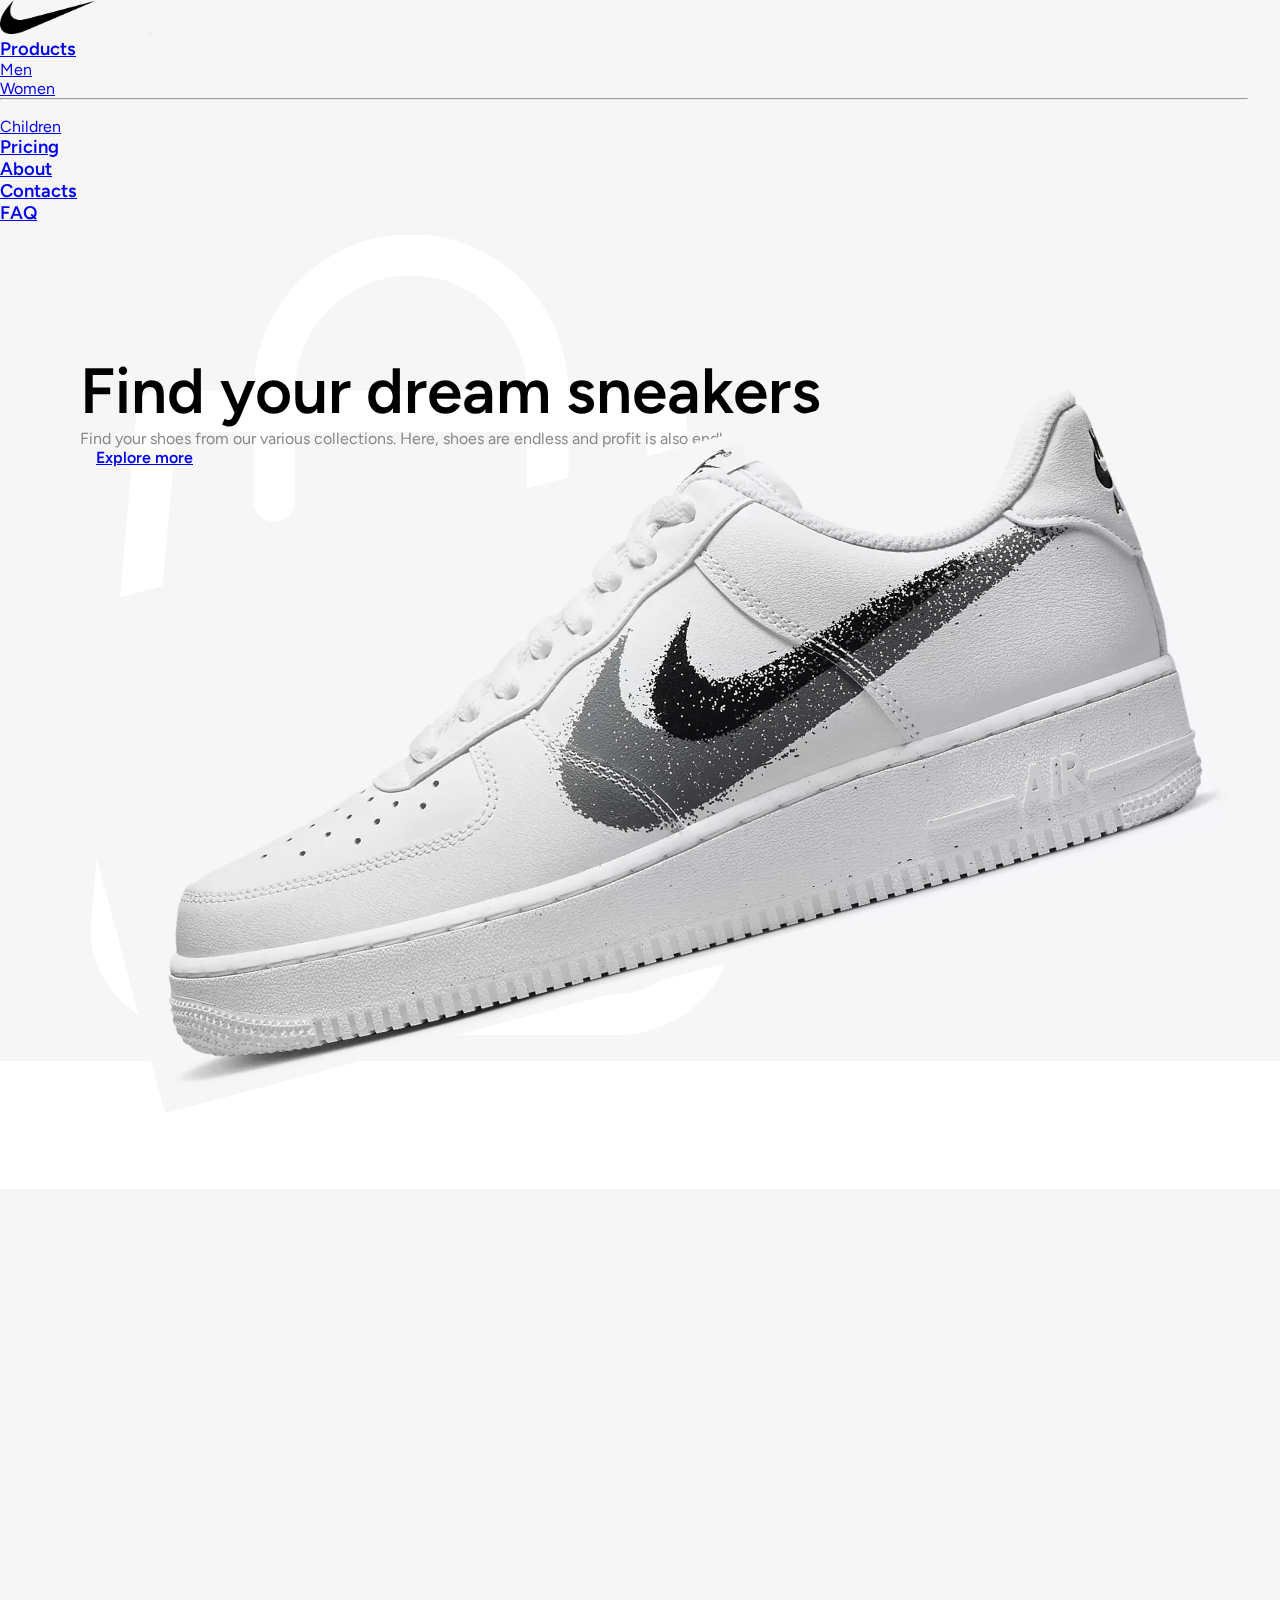
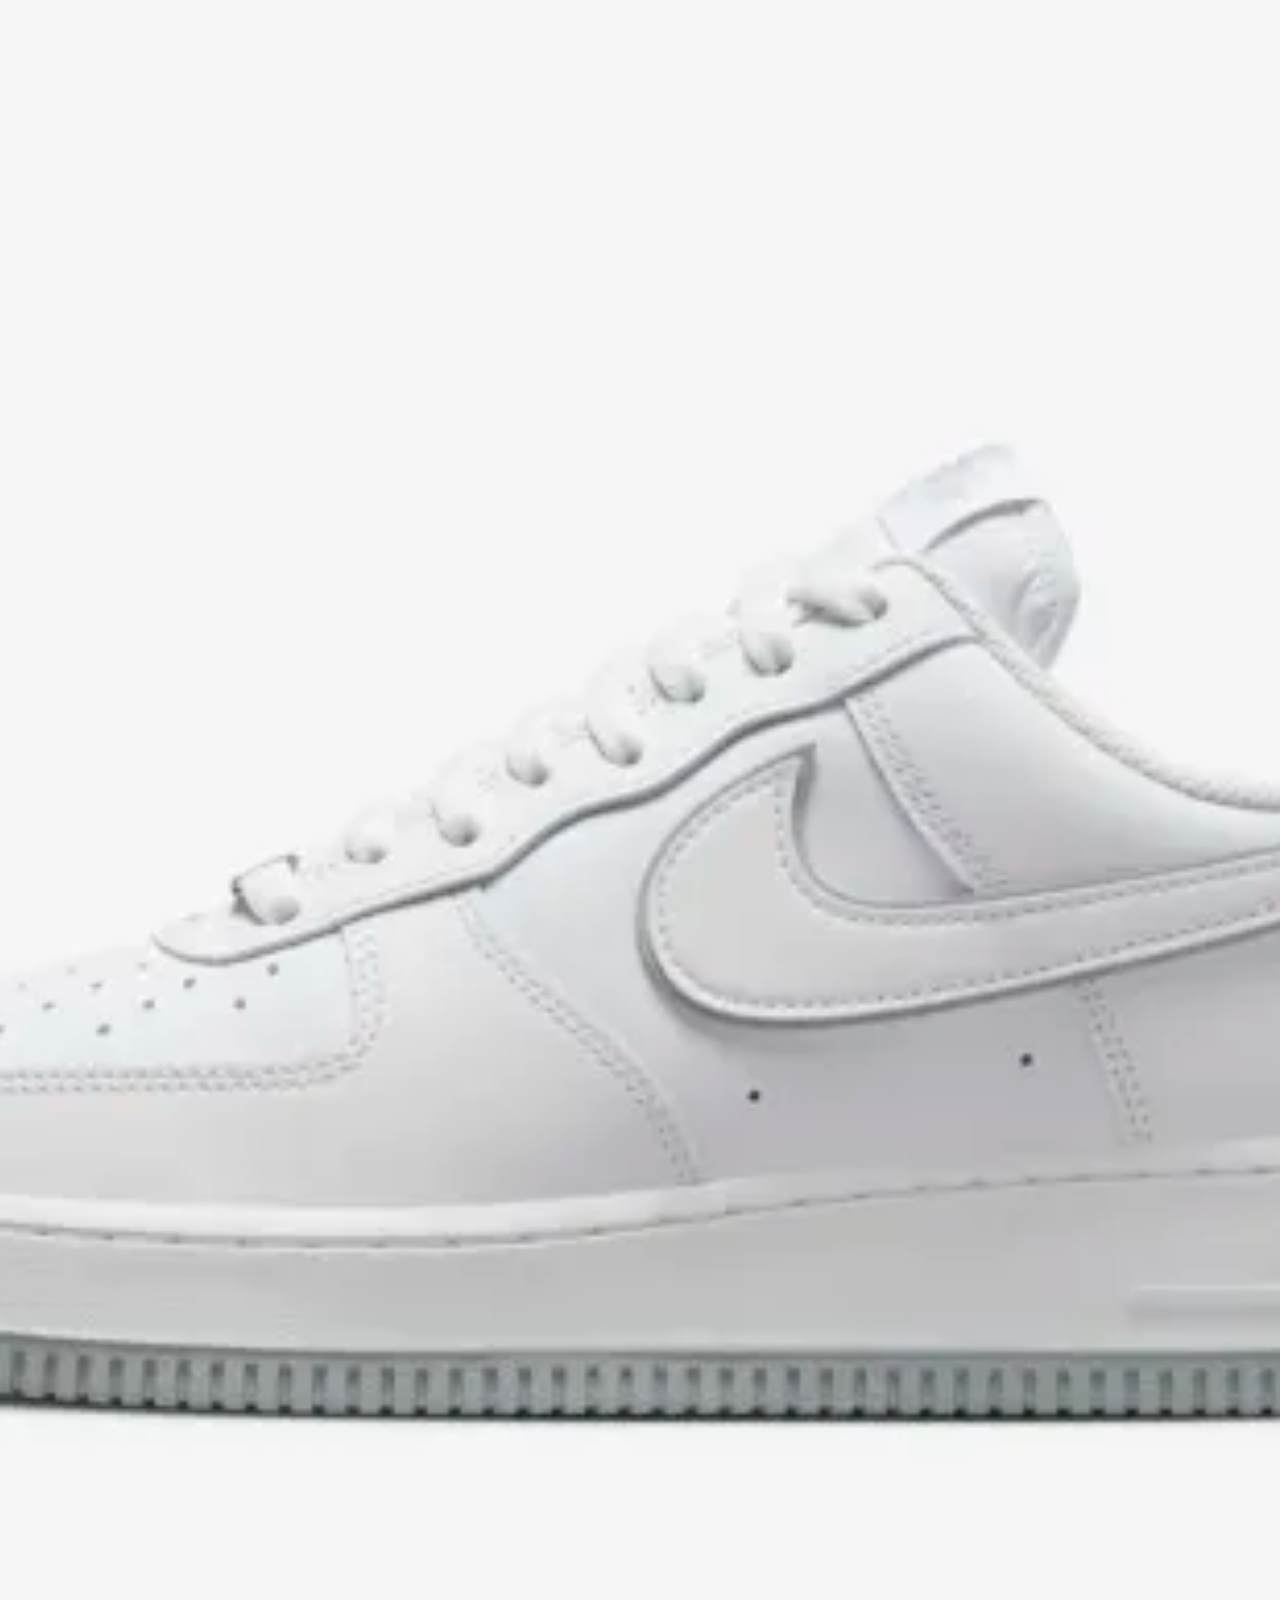
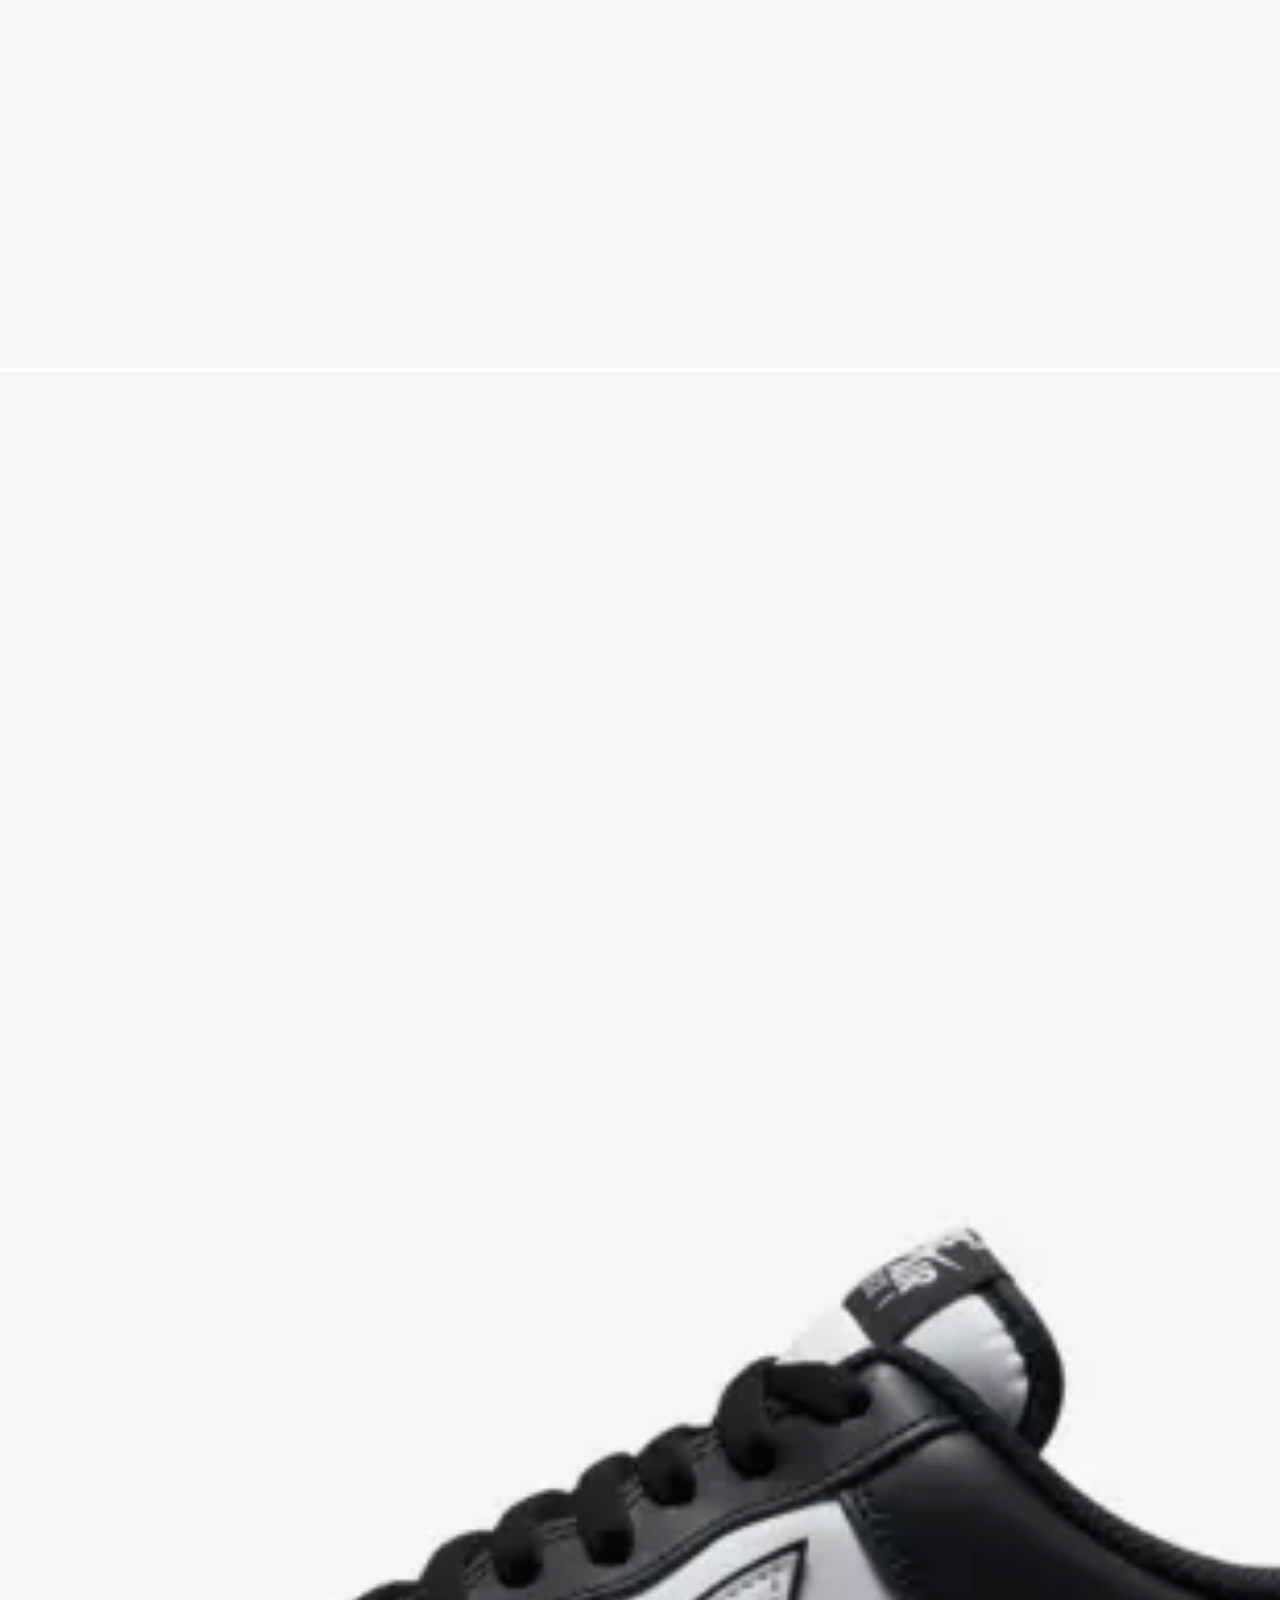
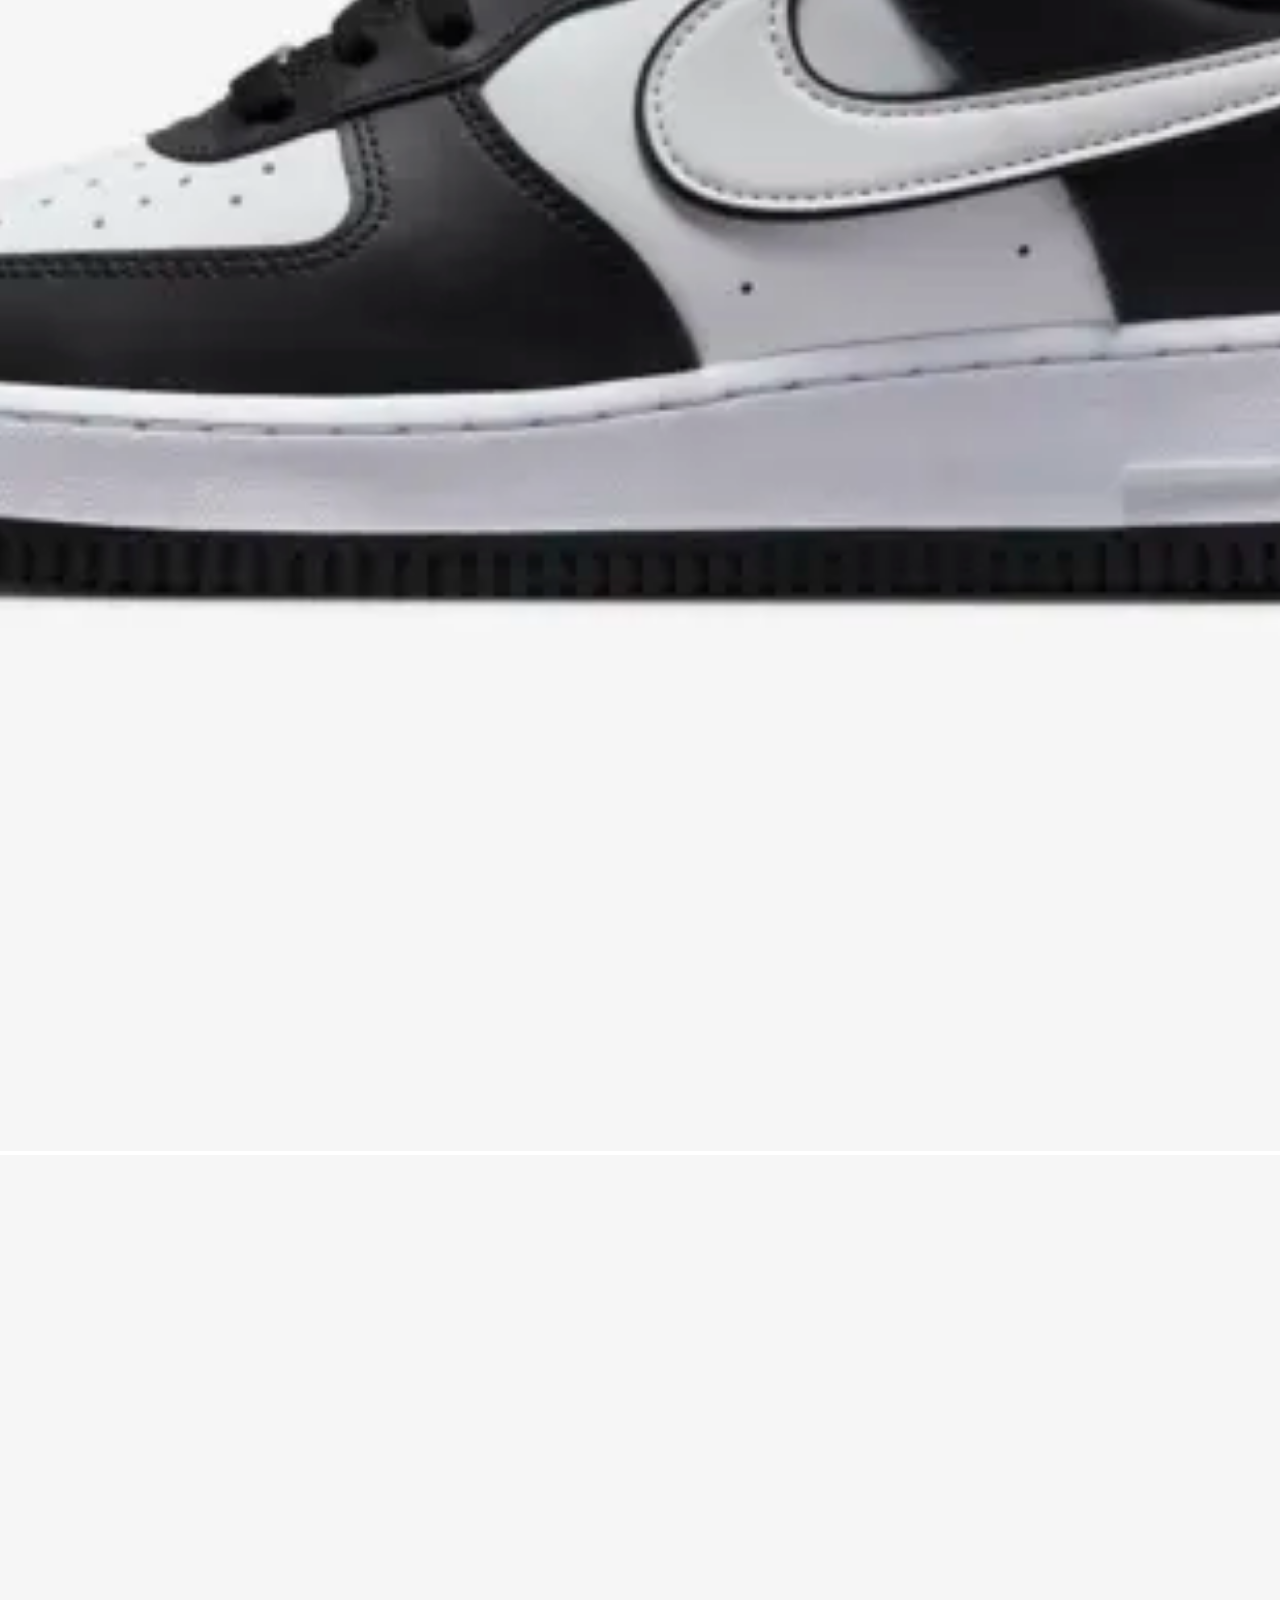
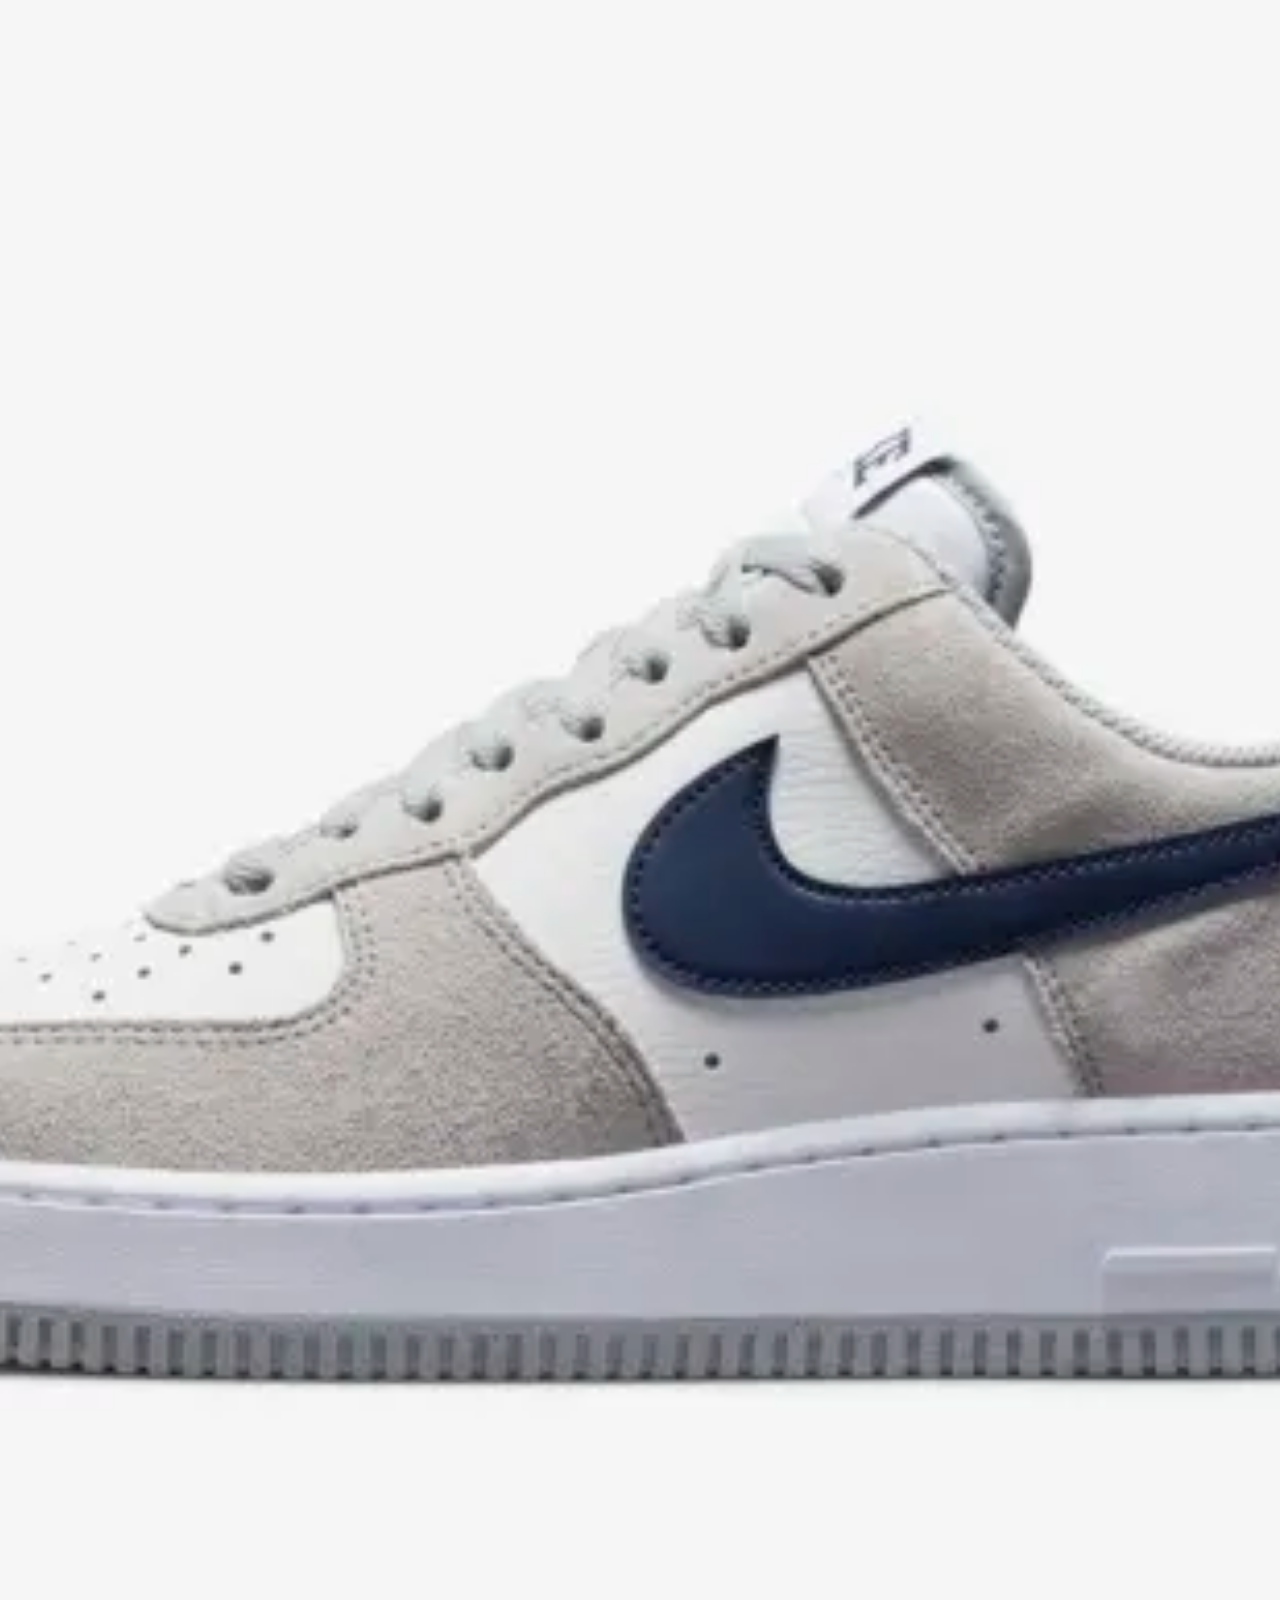
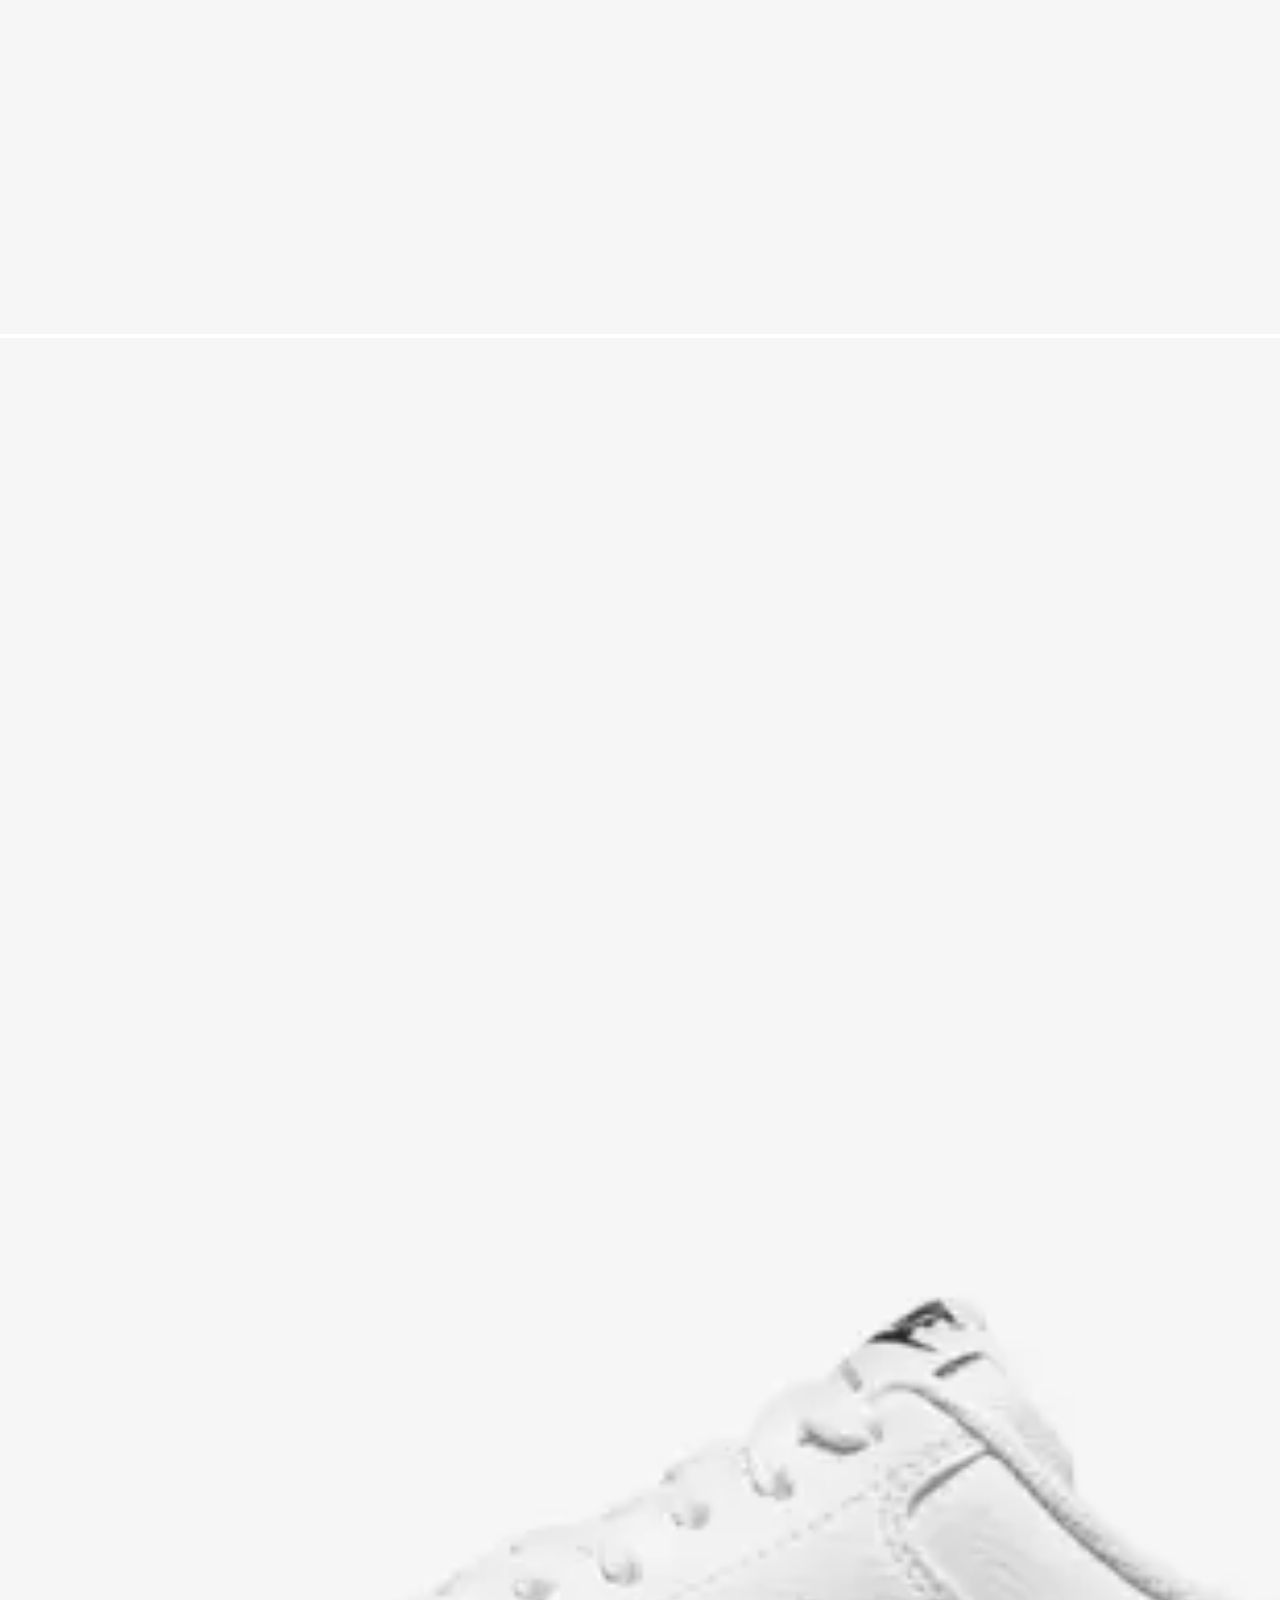
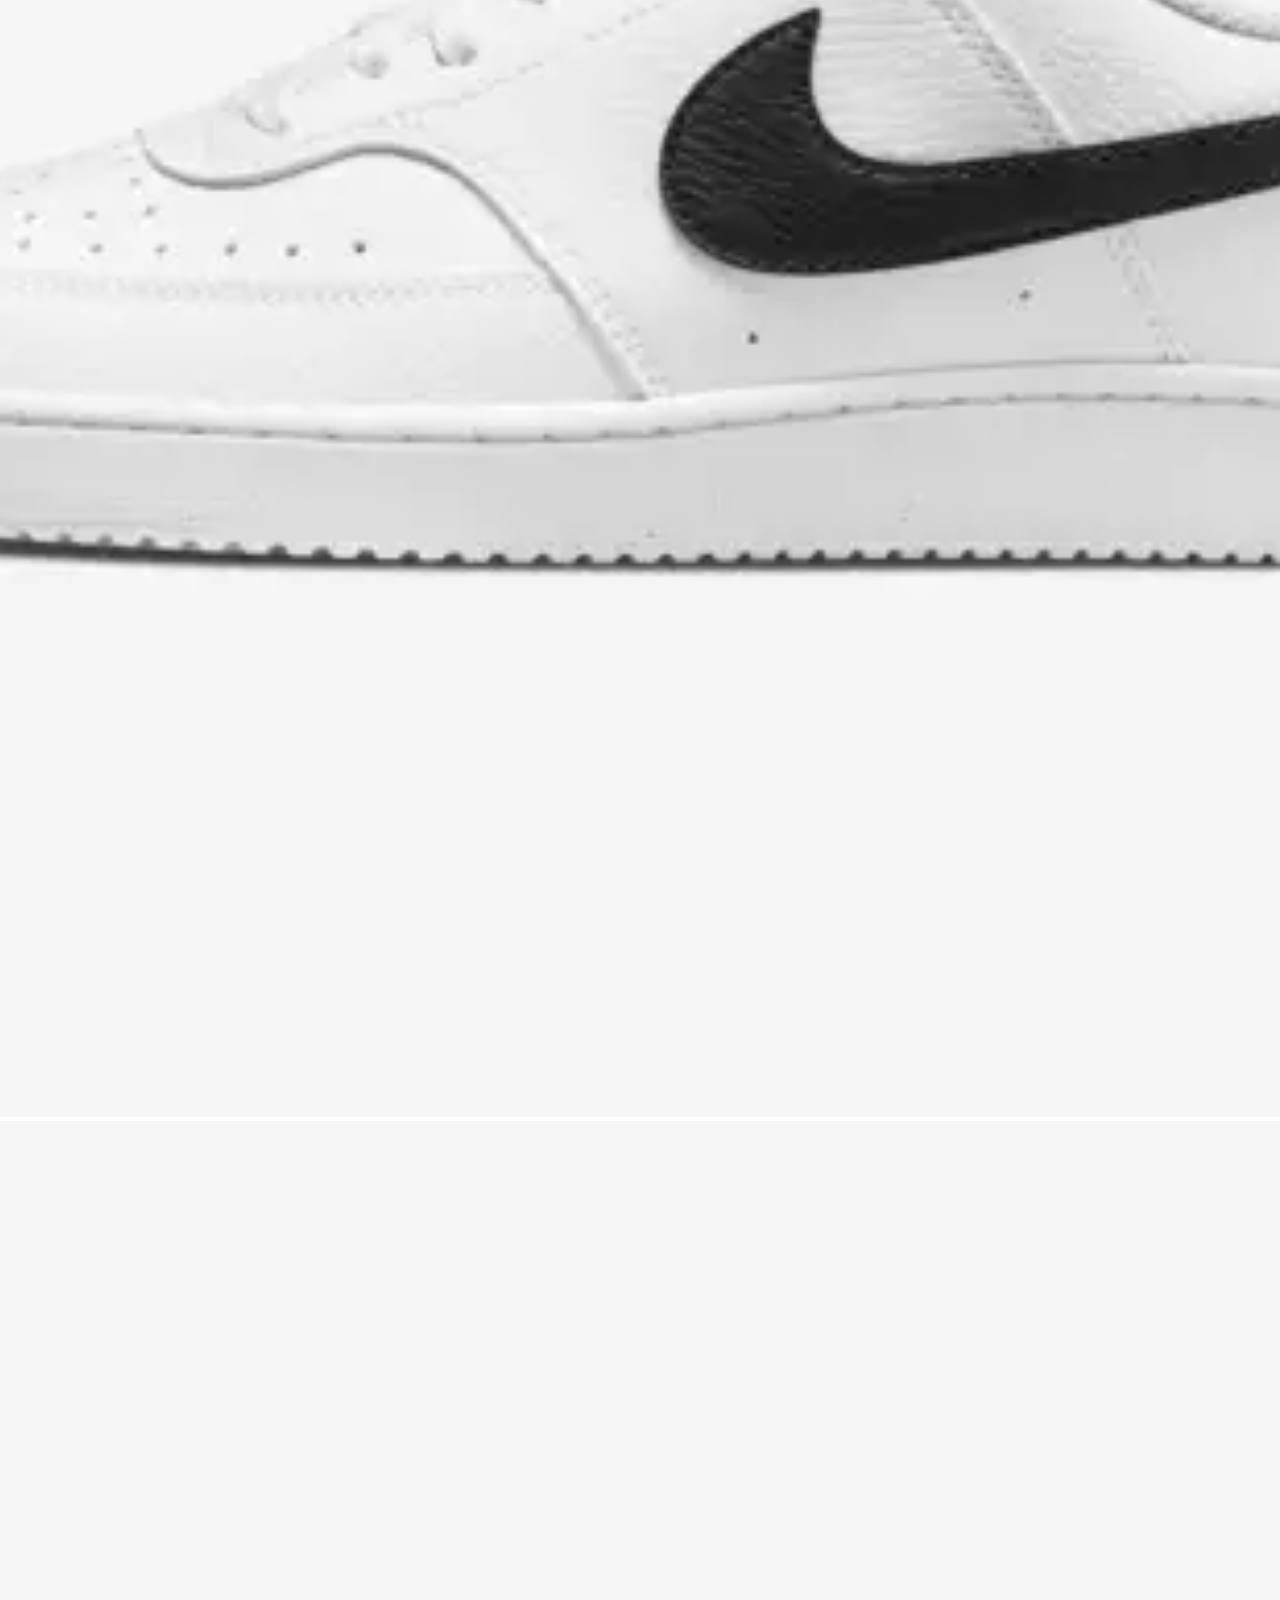
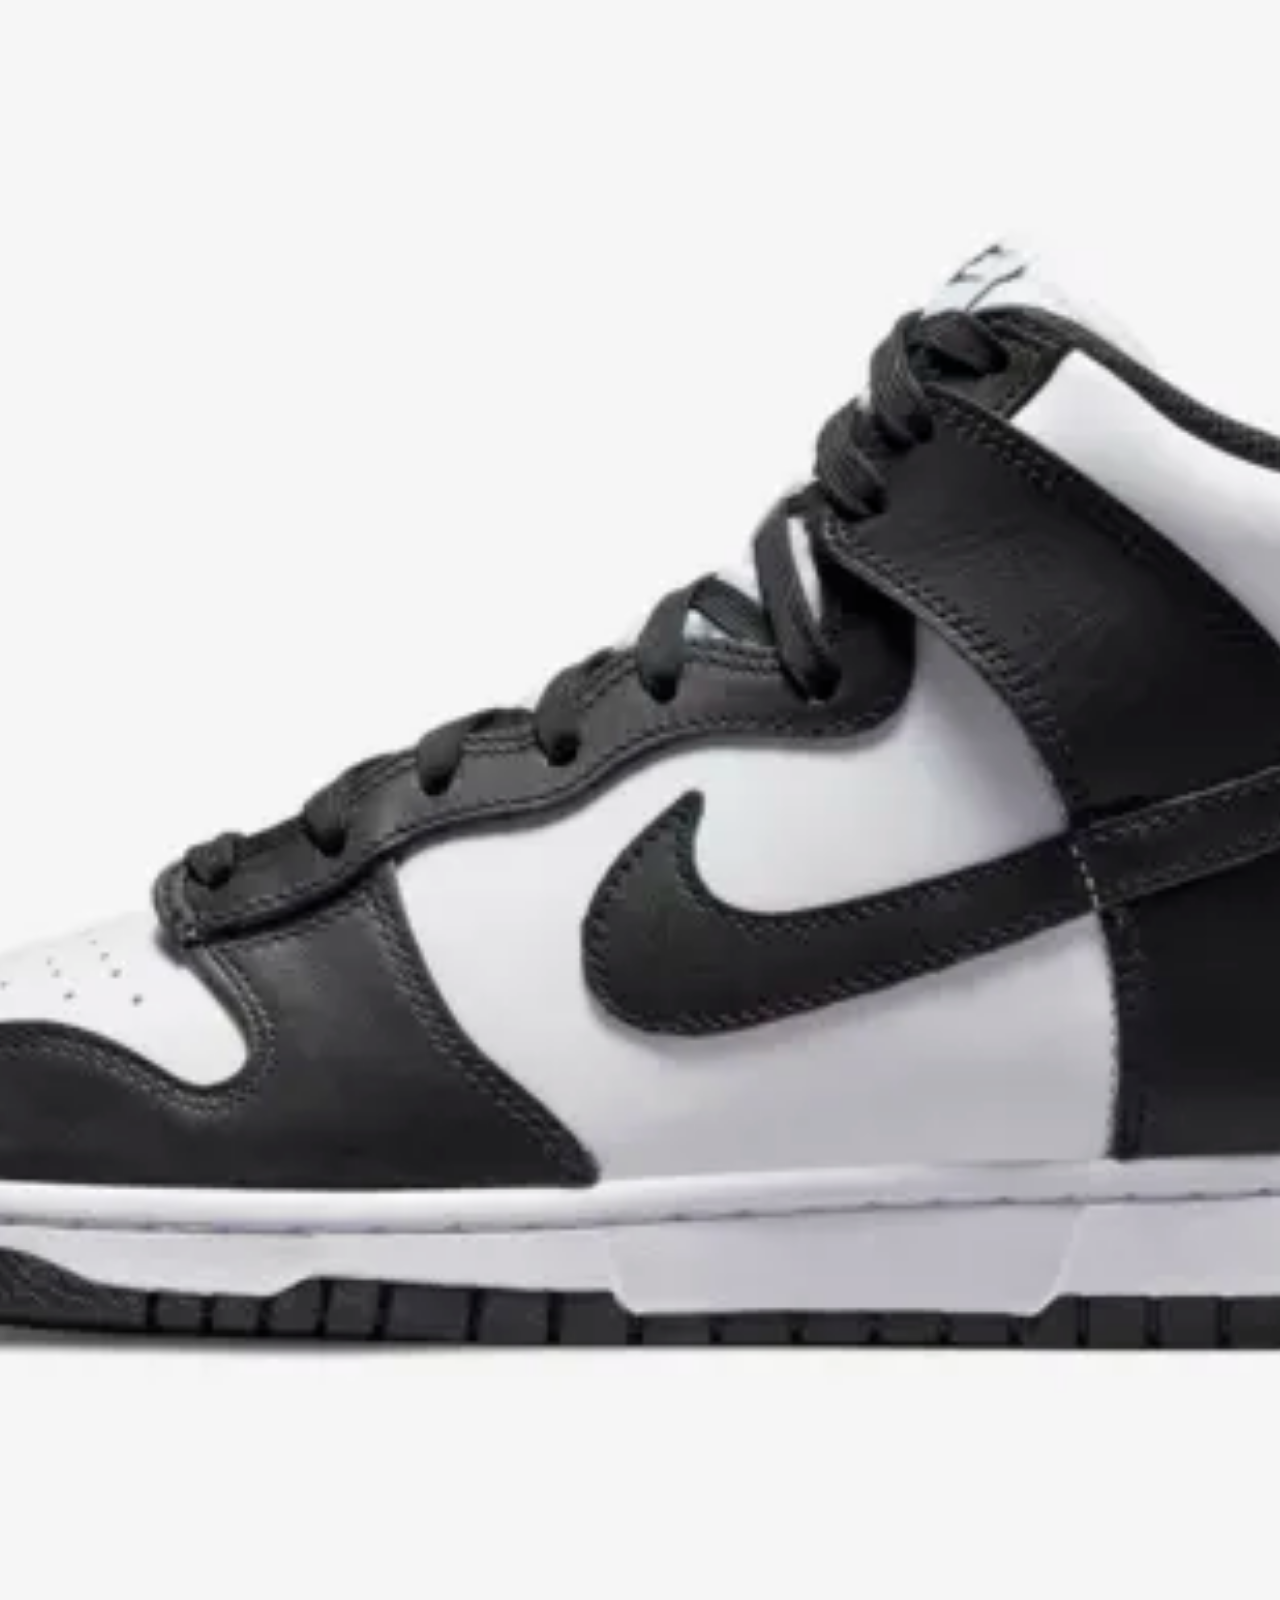
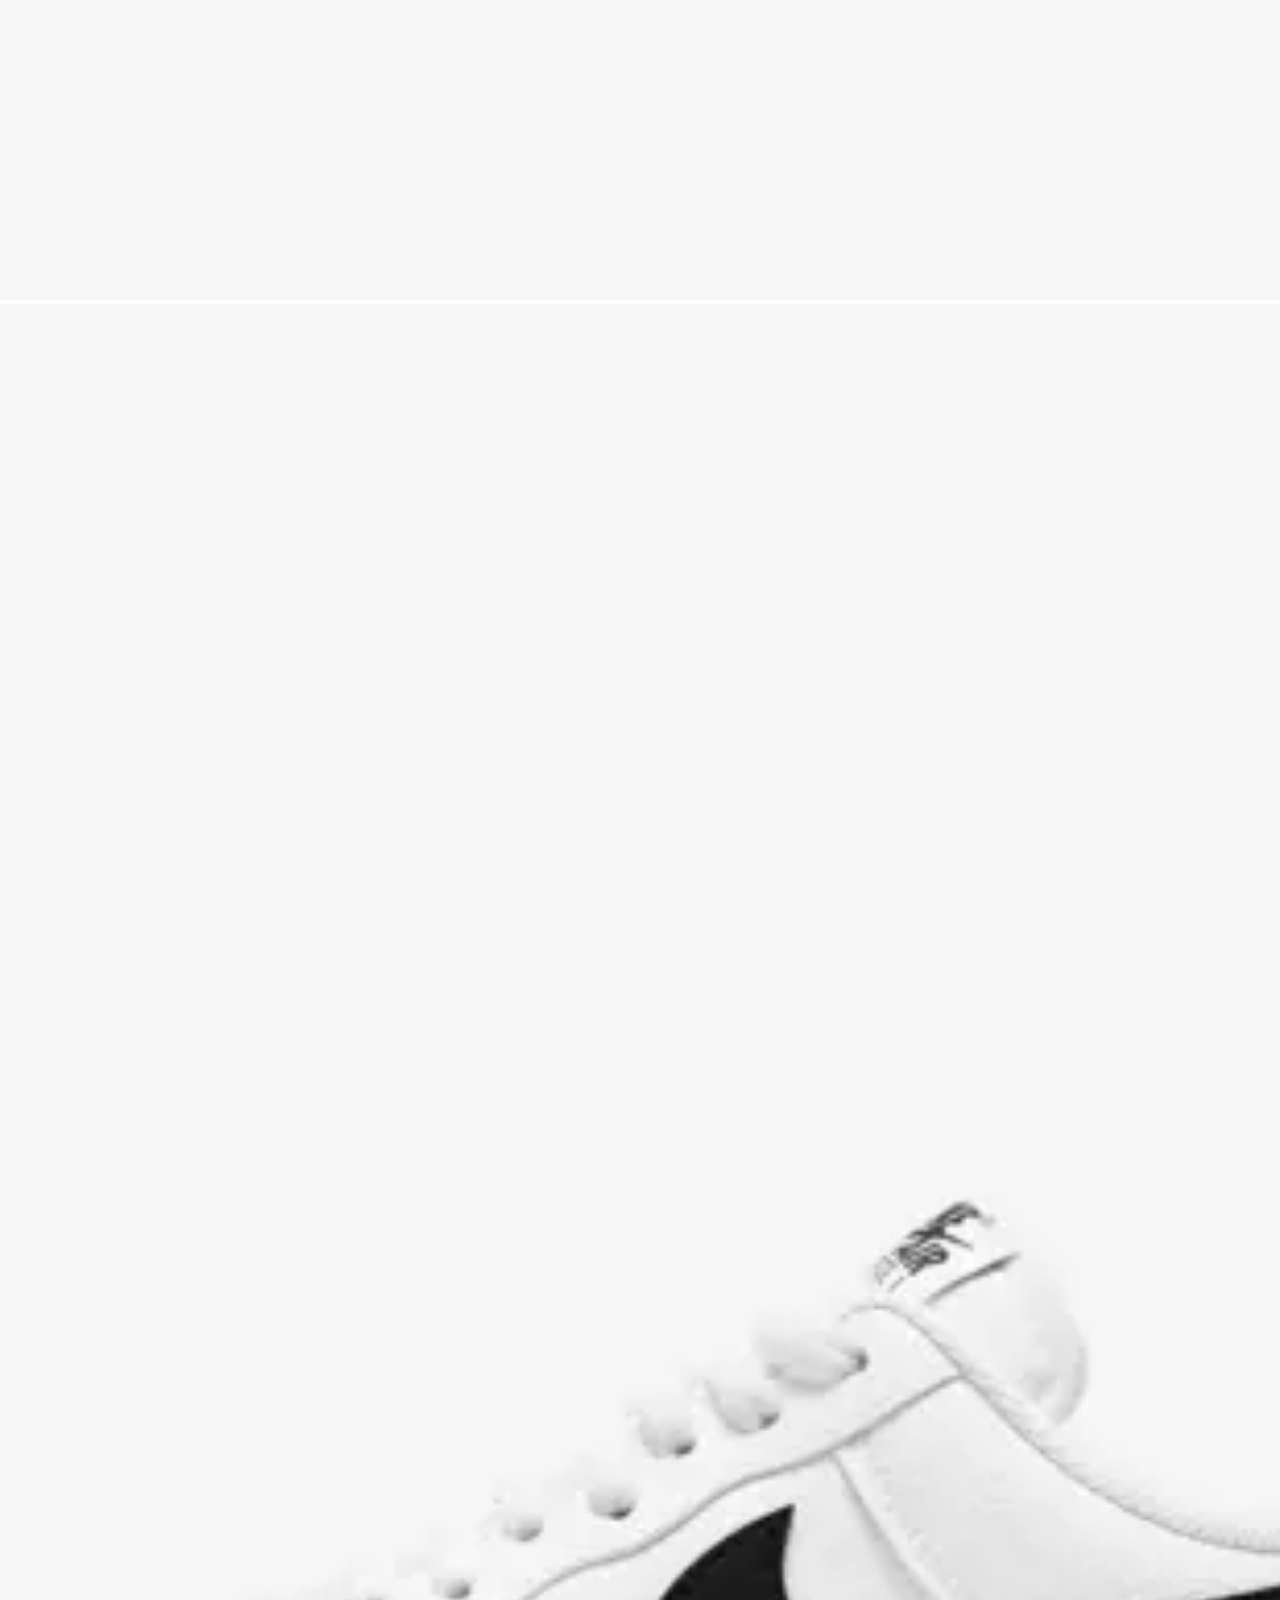
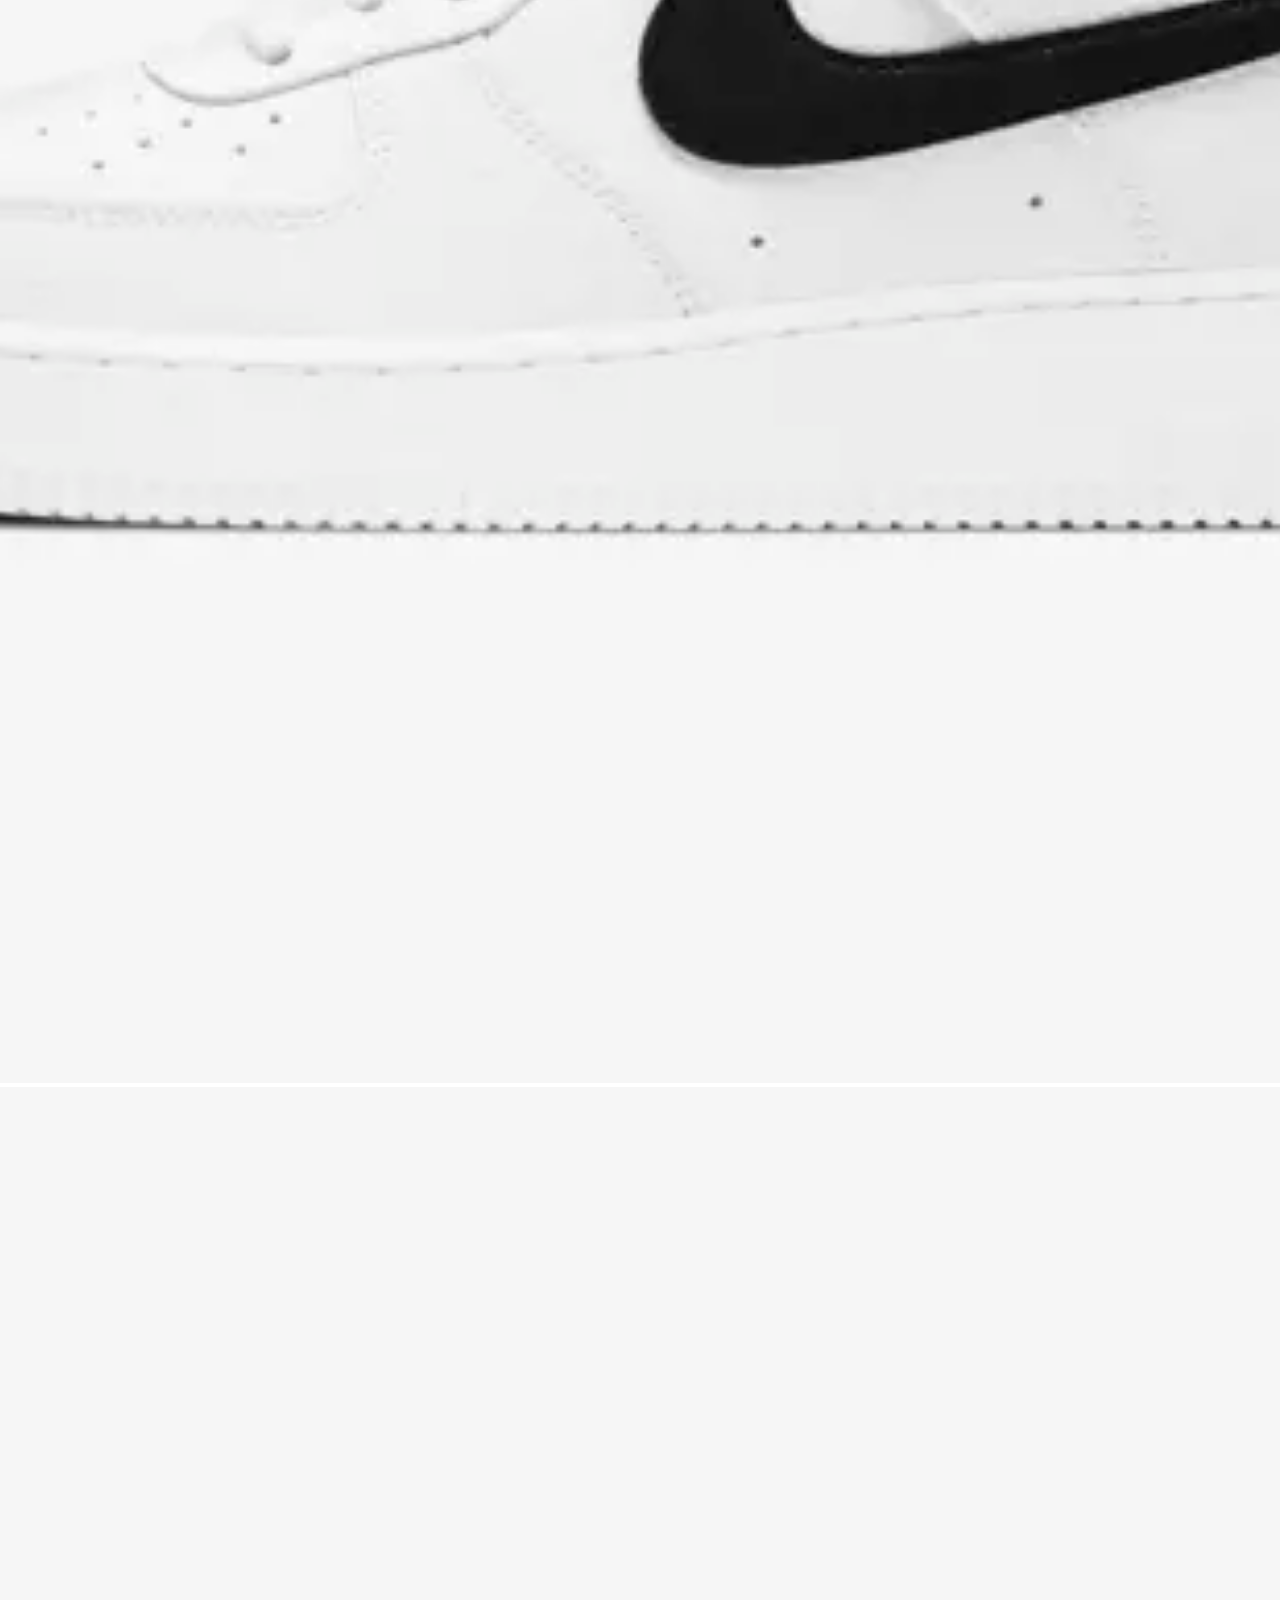
<file: index.html>
<!DOCTYPE html>
<html lang="en">
<head>
    <meta charset="UTF-8">
    <meta http-equiv="X-UA-Compatible" content="IE=edge">
    <meta name="viewport" content="width=device-width, initial-scale=1.0">
    <link href="https://cdn.jsdelivr.net/npm/bootstrap@5.3.0-alpha2/dist/css/bootstrap.min.css" rel="stylesheet"
        integrity="sha384-aFq/bzH65dt+w6FI2ooMVUpc+21e0SRygnTpmBvdBgSdnuTN7QbdgL+OapgHtvPp" crossorigin="anonymous">
    <link rel="preconnect" href="https://fonts.googleapis.com">
    <link rel="preconnect" href="https://fonts.gstatic.com" crossorigin>
    <link
    href="https://fonts.googleapis.com/css2?family=Bebas+Neue&family=Figtree:wght@300;400;500;600;700;800;900&display=swap"
    rel="stylesheet">
    <link rel="stylesheet" href="./style.css">
    <title>Shoes eCommerce | Samir</title>
</head>
<body>
    <!--HEADER-->
    <header class="header px-5">
        <nav class="navbar navbar-expand-lg bg-body-tertiary">
            <div class="nav-container container-md my-3">
                <a href="#" class="navbar-brand"><img src="./assets/images/logo.png" alt="Brand Logo"></a>
                <button class="navbar-toggler" type="button" data-bs-toggle="collapse" data-bs-target="#navbarSupportedContent"
                    aria-controls="navbarSupportedContent" aria-expanded="false" aria-label="Toggle navigation">
                    <span class="navbar-toggler-icon"></span>
                </button>
                <div class="collapse navbar-collapse" id="navbarSupportedContent">
                    <ul class="navbar-nav me-auto mb-2 mb-lg-0">
                        <li class="nav-item dropdown">
                            <a class="nav-link active dropdown-toggle" href="#" role="button" data-bs-toggle="dropdown" aria-expanded="false">
                                Products
                            </a>
                            <ul class="dropdown-menu">
                                <li><a class="dropdown-item" href="#">Men</a></li>
                                <li><a class="dropdown-item" href="#">Women</a></li>
                                <li>
                                    <hr class="dropdown-divider">
                                </li>
                                <li><a class="dropdown-item" href="#">Children</a></li>
                            </ul>
                        </li>
                        <li class="nav-item">
                            <a class="nav-link" aria-current="page" href="#">Pricing</a>
                        </li>
                        <li class="nav-item">
                            <a class="nav-link" href="./../about/about.html">About</a>
                        </li>
                        <li class="nav-item">
                            <a class="nav-link" href="#">Contacts</a>
                        </li>
                        <li class="nav-item">
                            <a class="nav-link" href="#">FAQ</a>
                        </li>
                    </ul>
                </div>
                <div class="cart-container bg-black">
                    <a href="#">
                        <img src="./assets/images/cart.svg" class="w-100" alt="Shopping bag icon">
                    </a>
                </div>
            </div>
        </nav>

        <!--Hero-->
        <div class="hero row p-5 container-fluid">
            <div class="hero-text-container col-6">
                <h1>Find your dream sneakers</h1>
                <p class="hero-text">Find your shoes from our various collections. Here, shoes are endless and profit is also endless.</p>
                <a class=" explore-button btn bg-black rounded text-white px-3 py-2" href="#">Explore more</a>
            </div>
            <div class="landing-image-container col-6">
                <img src="./assets/images/landing-image.webp" alt="Nike shoe" class="landing-image">
            </div>
        </div>
    </header>

    <!--Products-->
    <section class="products-section row">
        <article class="products-article col-lg-9 col-md-12 my-3">
            <h2 class="mx-5">Products</h2>
            <div class="row gx-3 gy-4 products-container m-2">
                <div class="product rounded product1 col-xs-12 col-sm-6 col-md-6 col-lg-3">
                    <img src="./assets/images/shoes1.webp" class="shoe shoe1" alt="Shoes 1">
                </div>
                <div class="product rounded product2 col-xs-12 col-sm-6 col-md-6 col-lg-3">
                    <img src="./assets/images/shoes2.webp" class="shoe shoe2" alt="Shoes 2">
                </div>
                <div class="product rounded product3 col-xs-12 col-sm-6 col-md-6 col-lg-3">
                    <img src="./assets/images/shoes3.webp" class="shoe shoe3" alt="Shoes 3">
                </div>
                <div class="product rounded product4 col-xs-12 col-sm-6 col-md-6 col-lg-3">
                    <img src="./assets/images/shoes4.webp" class="shoe shoe4" alt="Shoes 4">
                </div>
                <div class="product rounded product5 col-xs-12 col-sm-6 col-md-6 col-lg-3">
                    <img src="./assets/images/shoes5.webp" class="shoe shoe5" alt="Shoes 5">
                </div>
                <div class="product rounded product6 col-xs-12 col-sm-6 col-md-6 col-lg-3">
                    <img src="./assets/images/shoes6.webp" class="shoe shoe6" alt="Shoes 6">
                </div>
                <div class="product rounded product7 col-xs-12 col-sm-6 col-md-6 col-lg-3">
                    <img src="./assets/images/shoes7.webp" class="shoe shoe7" alt="Shoes 7">
                </div>
                <div class="product rounded product8 col-xs-12 col-sm-6 col-md-6 col-lg-3">
                    <img src="./assets/images/shoes8.webp" class="shoe shoe8" alt="Shoes 8">
                </div>
            </div>
        </article>

        <article class="ads-article col-lg-3 col-md-12 my-3">
            <h2 class="mx-5">Ads</h2>
            <div class="ads-container row g-3 py-3">
                <div class="adidas-ad col-lg-12 col-md-6">
                    <img src="./assets/images/adidas-ad.jpg" class="w-100" alt="Adidas Ad">
                </div>
                <div class="adidas-youtube-ad col-lg-12 col-md-6">
                    <iframe src="https://www.youtube.com/embed/baaOsIieUSE" class="w-100 h-100" title="YouTube video player"
                        frameborder="0"
                        allow="accelerometer; autoplay; clipboard-write; encrypted-media; gyroscope; picture-in-picture; web-share"
                        allowfullscreen></iframe>
                </div>
            </div>
        </article>
        <!--Special offer-->
        <div class="container-md special-offer bg-black">
            <p>30% off this April</p>
        </div>
    </section>


    <!--Contacts-->
    <section class="contacts-section p-5">
        <h2 class="py-5">Contact Us</h2>
        <div class="contact-details-container p-5 row g-3">
            <div class="left-contact row col-lg-6 col-md-12 col-sm-12 col-12">
                <div class="social-details-container col-lg-12 row g-3">
                    <div role="button" class="col-lg-3 col-6 social-icon facebook-div mx-3">
                        <a href="#">
                            <img src="./assets/images/facebook.png" class="w-100" alt="Facebook">
                        </a>
                    </div>
                    <div role="button" class="col-lg-3 col-6 social-icon instagram-div mx-3">
                        <a href="#">
                            <img src="./assets/images/instagram.png"class="w-100" alt="Instagram">
                        </a>
                    </div>
                    <div role="button" class="col-lg-3 col-6 social-icon twitter-div mx-3">
                        <a href="#">
                            <img src="./assets/images/twitter.png" class="w-100" alt="twitter">
                        </a>
                    </div>
                    <div role="button" class="col-lg-3 col-6 social-icon telephone-div mx-3">
                        <a href="#">
                            <img src="./assets/images/telephone.png" class="w-100" alt="Telephone">
                        </a>
                    </div>
                </div>
                <div class="col-lg-12 col-md-12 form-group py-5">
                    <form>
                        <input type="text" class="form-control" placeholder="Full Name">
                        <textarea name="" id="" cols="30" rows="10" class="form-control" placeholder="Message"></textarea>
                        <input type="submit" class="bg-black text-white btn submit-btn" value="Send"/>
                    </form>
                </div>
            </div>



            <div class="map-container col-lg-6 col-md-12 col-sm-12 col-12">
                <div style="width: 100%"><iframe class="map-iframe" width="100%" height="450" frameborder="0" scrolling="no" marginheight="0"
                        marginwidth="0"
                        src="https://maps.google.com/maps?width=100%25&amp;height=600&amp;hl=en&amp;q=Kalanki,%20Kathmandu+(Kathmandu%20Nike%20Store)&amp;t=&amp;z=14&amp;ie=UTF8&amp;iwloc=B&amp;output=embed"><a
                            href="https://www.maps.ie/distance-area-calculator.html">area maps</a></iframe></div>
            </div>
        </div>
    </section>

    <!--Footer-->
    <footer class="footer p-0 w-100">
        <div class="footer-container py-2">
            <p class="py-3 m-0 text-center">
                Made with 🖤 by <a href="https://www.samirrijal.com" target="_blank" style="text-decoration: none; font-family: inherit; font-weight: 800; color: #222;">Samir</a>&nbsp;&copy; Copyrights reserved
            </p>
        </div>
    </footer>
    <script src="https://cdn.jsdelivr.net/npm/@popperjs/core@2.11.6/dist/umd/popper.min.js"
        integrity="sha384-oBqDVmMz9ATKxIep9tiCxS/Z9fNfEXiDAYTujMAeBAsjFuCZSmKbSSUnQlmh/jp3"
        crossorigin="anonymous"></script>
    <script src="https://cdn.jsdelivr.net/npm/bootstrap@5.3.0-alpha2/dist/js/bootstrap.min.js"
        integrity="sha384-heAjqF+bCxXpCWLa6Zhcp4fu20XoNIA98ecBC1YkdXhszjoejr5y9Q77hIrv8R9i"
        crossorigin="anonymous"></script>
</body>
</html>
</file>
<file: style.css>
* {
    margin: 0;
    padding: 0;
    box-sizing: border-box;
}

body {
    font-family: 'Figtree', sans-serif;
    overflow-x: hidden;
    display: flex;
    flex-direction: column;
    align-items: center;
    width: 100%;
    height: auto;
}

header {
    background-color: #f6f6f6;
    width: 100%;
}

.navbar-brand > img {
    width: 6rem;
    margin-right: 3rem;
}

.nav-link {
    font-weight: 600;
    font-size: 1.15rem;
}

.nav-item:not(:last-child) {
    margin-right: 2rem;
}

.cart-container {
    border-radius: 1rem;
    width: 3rem;
    height: 3rem;
    padding: 0.7rem;
    cursor: pointer;
}

.landing-image {
    width: 100%;
    transform: rotate(-15deg);
}

.hero {
    padding: 5rem !important;
    align-items: center;
}

.hero-text-container h1 {
    font-weight: 600;
    font-size: 4rem;
}

.hero-text {
    color: #888;
}

section {
    background: #fff;
    padding: 5rem;
}

.products-section h2 {
    font-weight: 600;
    font-size: 2.5rem;
}

.product {
    flex: 1/4;
    border-radius: 5px !important;
}

.product > img {
    width: 100%;
    object-fit: contain;
}

.contacts-section h2 {
    font-size: 2.5rem;
    font-weight: 600;
}

.contact-details-container {
    background: #f6f6f6;
}

.map-container {
    height: 100%;
}

.contact-details-container>div{
    flex: 1;
}

a {
    cursor: pointer !important;
}

.contact-details-container>div img{
    cursor: pointer !important;
}

.facebook-div {
    background-color: #222;
    border-radius: 1rem;
}

.instagram-div {
    background: #222; 
    border-radius: 1rem;
}

.twitter-div {
    background: #222;
    border-radius: 1rem;
    
}

.telephone-div {
    background: #222;
    border-radius: 1rem;
}

.social-icon {
    width: 4rem;
    height: 4rem;
    display: flex;
    align-items: center;
    justify-content: center;
    padding: 1rem;
    cursor: pointer !important;
}

textarea {
    height: 10rem !important;
}

form {
    display: flex;
    flex-direction: column;
    gap: 1.5rem;
}

input, textarea {
    background: #eee !important;
    padding: 1rem !important;
    font-family: inherit;
}

.submit-btn, .explore-button {
    font-family: inherit;
    font-weight: 600;
    padding: 1rem;
    font-size: 1rem;
    cursor: pointer !important;
}

.submit-btn {
    width: 100%;
    font-size: 1.25rem;
}

footer {
    background: #eee;
    width: 100%;
}

.special-offer {
    margin-top: 2rem;
    margin-bottom: -6rem;
    height: 15rem;
    background: black;
    border-radius: 0.75rem;
    background: url('./assets/images/special-offer.webp');
    object-fit: cover;
    position: relative;
    display: flex;
    align-items: center;
    justify-content: center;
    overflow: hidden;
}

.special-offer::after {
    content: "30% off this April 🎉";
    color: #fff;
    font-family: inherit;
    font-size: 3rem;
    font-weight: 600;
    display: flex;
    justify-content: center;
    align-items: center;
    position: absolute;
    top: 0;
    left: 0;
    width: 100%;
    height: 100%;
    background: rgba(0,0,0,0.5);
    z-index: 2;
}


/*Contact Heading*/
.contact-heading {
    margin-top: 2rem;
    margin-bottom: -6rem;
    height: 15rem;
    background: black;
    border-radius: 0.75rem;
    background: url('./assets/images/special-offer.webp');
    object-fit: cover;
    position: relative;
    display: flex;
    align-items: center;
    justify-content: center;
    overflow: hidden;
    margin: 3rem 0;
}

.contact-heading::after {
    content: "Contact Us";
    color: #fff;
    font-family: inherit;
    font-size: 3rem;
    font-weight: 600;
    display: flex;
    justify-content: center;
    align-items: center;
    position: absolute;
    top: 0;
    left: 0;
    width: 100%;
    height: 100%;
    background: rgba(0,0,0,0.5);
    z-index: 2;
}


/*About Heading*/
.about-heading {
    margin-top: 2rem;
    margin-bottom: -6rem;
    height: 15rem;
    background: black;
    border-radius: 0.75rem;
    background: url('./assets/images/special-offer.webp');
    object-fit: cover;
    position: relative;
    display: flex;
    align-items: center;
    justify-content: center;
    overflow: hidden;
    margin: 3rem 0;
}

.about-heading::after {
    content: "About Us";
    color: #fff;
    font-family: inherit;
    font-size: 3rem;
    font-weight: 600;
    display: flex;
    justify-content: center;
    align-items: center;
    position: absolute;
    top: 0;
    left: 0;
    width: 100%;
    height: 100%;
    background: rgba(0,0,0,0.5);
    z-index: 2;
}

@media screen and (max-width: 600px) 
{
    .special-offer::after {
        font-size: 2rem;
    }

    .adidas-youtube-ad {
        aspect-ratio: 1/1;
    }

    .hero-text-container {
        z-index: 2;
        width: 100%;
    }

    .hero-text-container h1 {
        font-size: 4rem;
    }
    
    .hero {
        position: relative;
        padding: 1rem;
    }

    section {
        padding: 2rem;
    }

    .social-icon {
        height: 2.5rem;
        width: 2.5rem;
        padding: 0.5rem;
    }
}

@media screen and (max-width:768px) {
    .landing-image-container {
        position: absolute;
        right: 1rem;
        z-index: 1;
        width: 100%;
        opacity: 0.5;
    }

    .hero-text-container {
        z-index: 2;    
    }

    .hero-text-container h1 {
        font-size: 3rem;
    }

    .hero {
        align-items:normal;
    }

    section {
        padding: 2rem;
    }
}
</file>
